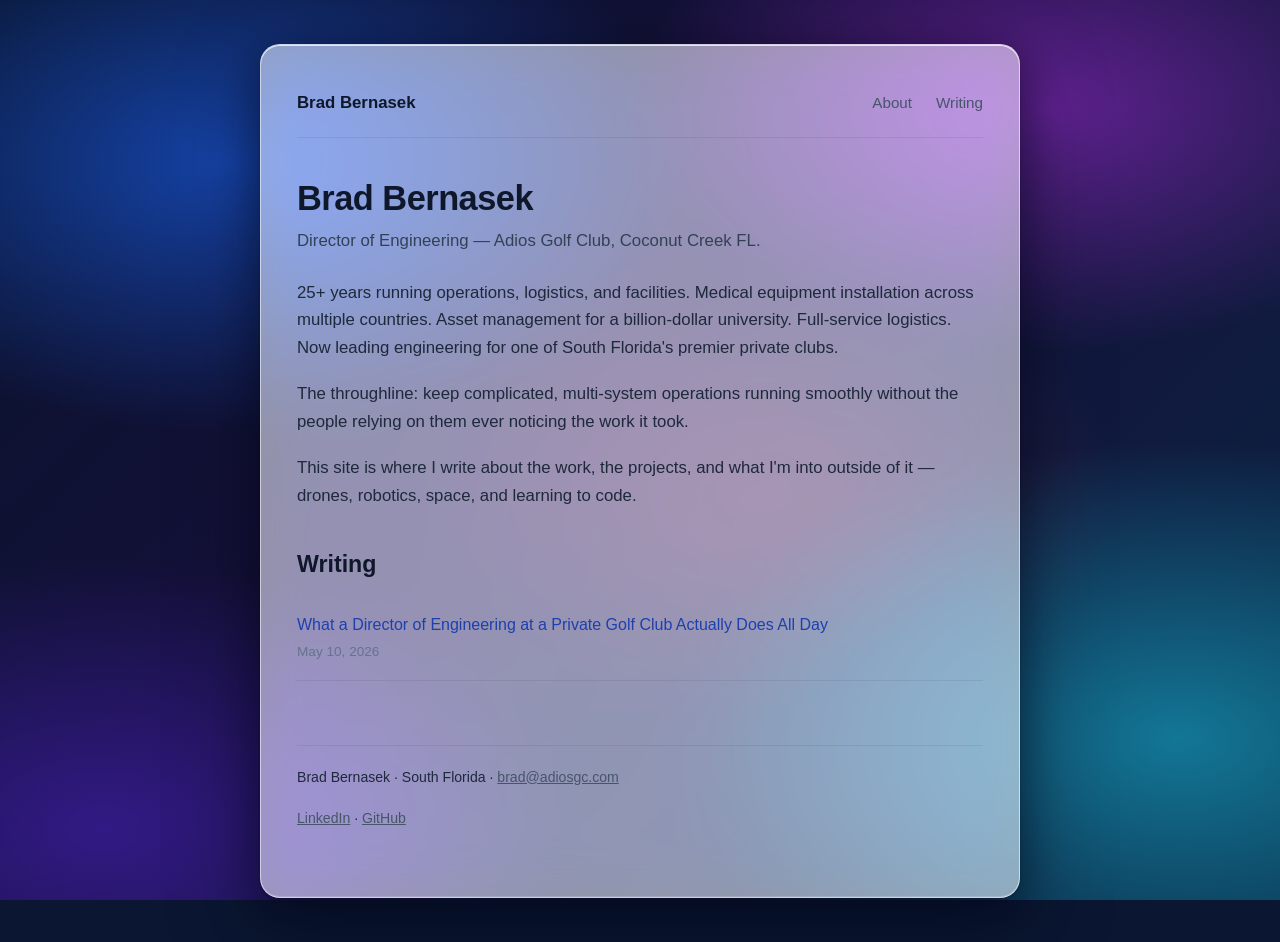
<file: index.html>
<!DOCTYPE html>
<html lang="en">
<head>
<meta name="google-site-verification" content="NpW87aCa0R37mgZTOQh5XV22IqrohXBZu4bTmn5G3Ts" />
<meta charset="UTF-8">
<meta name="viewport" content="width=device-width, initial-scale=1">
<title>Brad Bernasek — Director of Engineering, Adios Golf Club</title>
<meta name="description" content="Brad Bernasek is the Director of Engineering at Adios Golf Club in Coconut Creek, Florida. 25+ years in operations, logistics, and facilities across medical, education, and hospitality.">
<meta name="author" content="Brad Bernasek">
<link rel="canonical" href="https://bradbernasek.com/">
<link rel="stylesheet" href="/assets/style.css">
<link rel="icon" type="image/jpeg" href="/assets/favicon-512.jpg">

<meta property="og:title" content="Brad Bernasek — Director of Engineering">
<meta property="og:description" content="Director of Engineering at Adios Golf Club. 25+ years in operations, logistics, and facilities.">
<meta property="og:url" content="https://bradbernasek.com/">
<meta property="og:type" content="website">
<meta property="og:image" content="https://bradbernasek.com/assets/brad-square.jpg">
<meta name="twitter:card" content="summary_large_image">

<script type="application/ld+json">
{
  "@context": "https://schema.org",
  "@type": "Person",
  "name": "Brad Bernasek",
  "alternateName": ["Bradley Bernasek", "Bradley Todd Bernasek"],
  "jobTitle": "Director of Engineering",
  "worksFor": {
    "@type": "Organization",
    "name": "Adios Golf Club",
    "address": {
      "@type": "PostalAddress",
      "addressLocality": "Coconut Creek",
      "addressRegion": "FL",
      "postalCode": "33073",
      "addressCountry": "US"
    }
  },
  "address": {
    "@type": "PostalAddress",
    "addressRegion": "FL",
    "addressCountry": "US"
  },
  "url": "https://bradbernasek.com",
  "image": "https://bradbernasek.com/assets/brad-headshot.jpg",
  "email": "brad@adiosgc.com",
  "sameAs": [
    "https://www.linkedin.com/in/bbernasek",
    "https://github.com/BradBernasek"
  ]
}
</script>
</head>
<body>
<nav>
  <a href="/" class="brand">Brad Bernasek</a>
  <ul>
    <li><a href="/about.html">About</a></li>
    <li><a href="#writing">Writing</a></li>
  </ul>
</nav>

<header class="hero">
  <h1>Brad Bernasek</h1>
  <p class="role">Director of Engineering &mdash; Adios Golf Club, Coconut Creek FL.</p>
  <p>25+ years running operations, logistics, and facilities. Medical equipment installation across multiple countries. Asset management for a billion-dollar university. Full-service logistics. Now leading engineering for one of South Florida's premier private clubs.</p>
  <p>The throughline: keep complicated, multi-system operations running smoothly without the people relying on them ever noticing the work it took.</p>
  <p>This site is where I write about the work, the projects, and what I'm into outside of it &mdash; drones, robotics, space, and learning to code.</p>
</header>

<section id="writing">
  <h2>Writing</h2>
  <ul class="post-list">
    <li>
      <a href="/posts/day-in-the-life.html">What a Director of Engineering at a Private Golf Club Actually Does All Day</a>
      <span class="date">May 10, 2026</span>
    </li>
  </ul>
</section>

<footer>
  <p>Brad Bernasek &middot; South Florida &middot; <a href="mailto:brad@adiosgc.com">brad@adiosgc.com</a></p>
  <p><a href="https://www.linkedin.com/in/bbernasek">LinkedIn</a> &middot; <a href="https://github.com/BradBernasek">GitHub</a></p>
</footer>
</body>
</html>
</file>
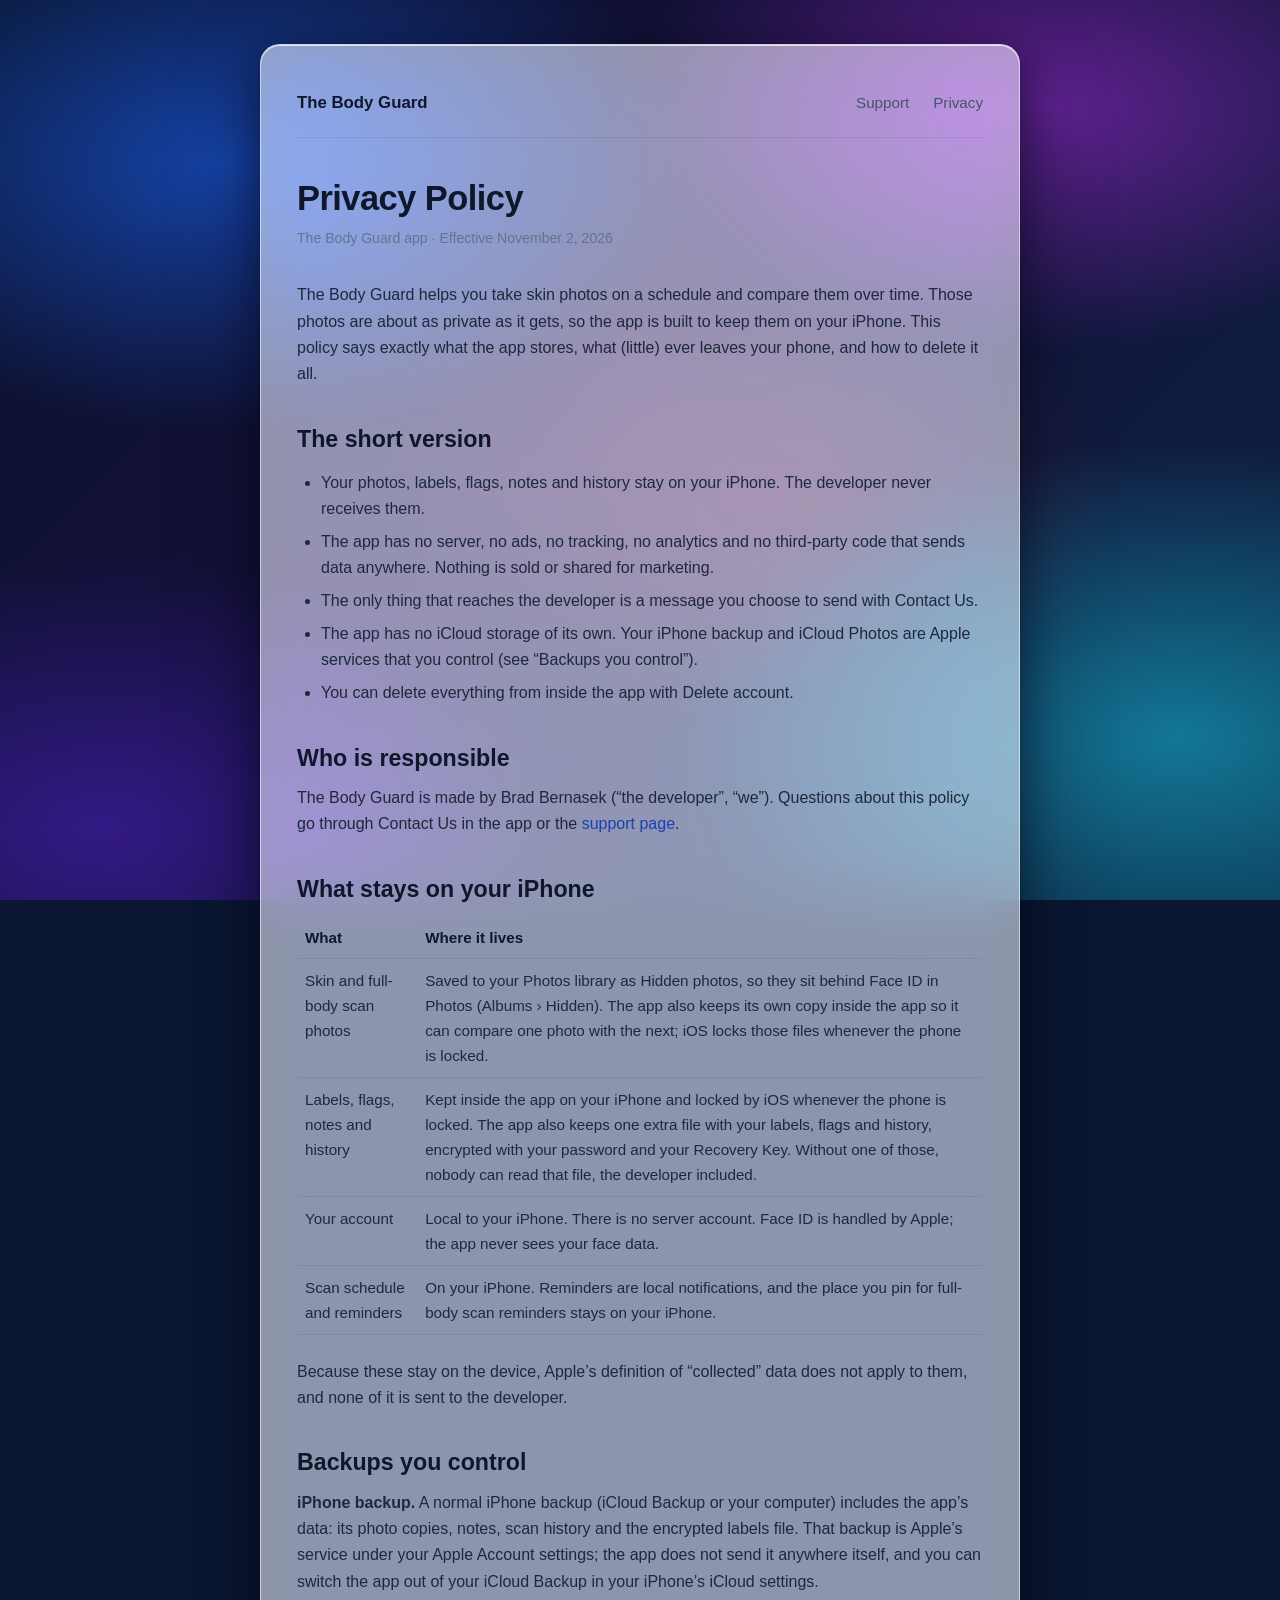
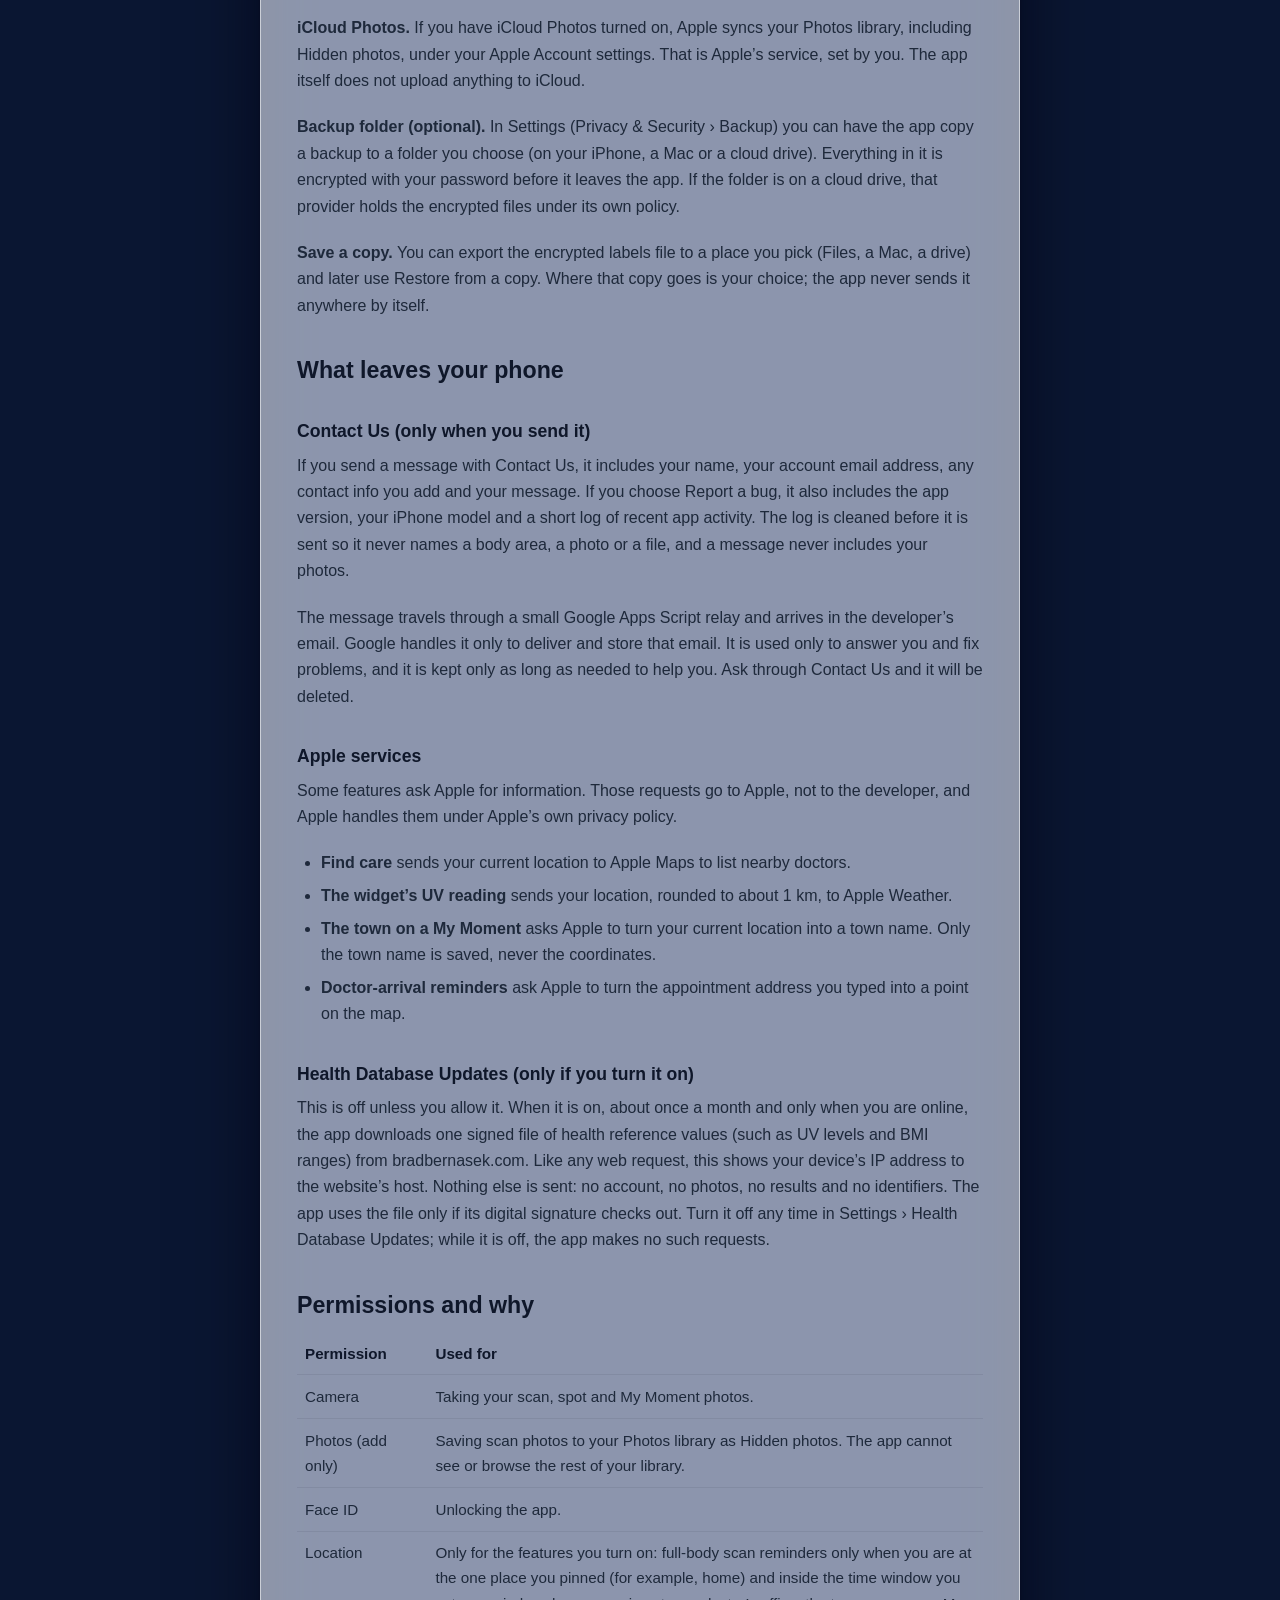
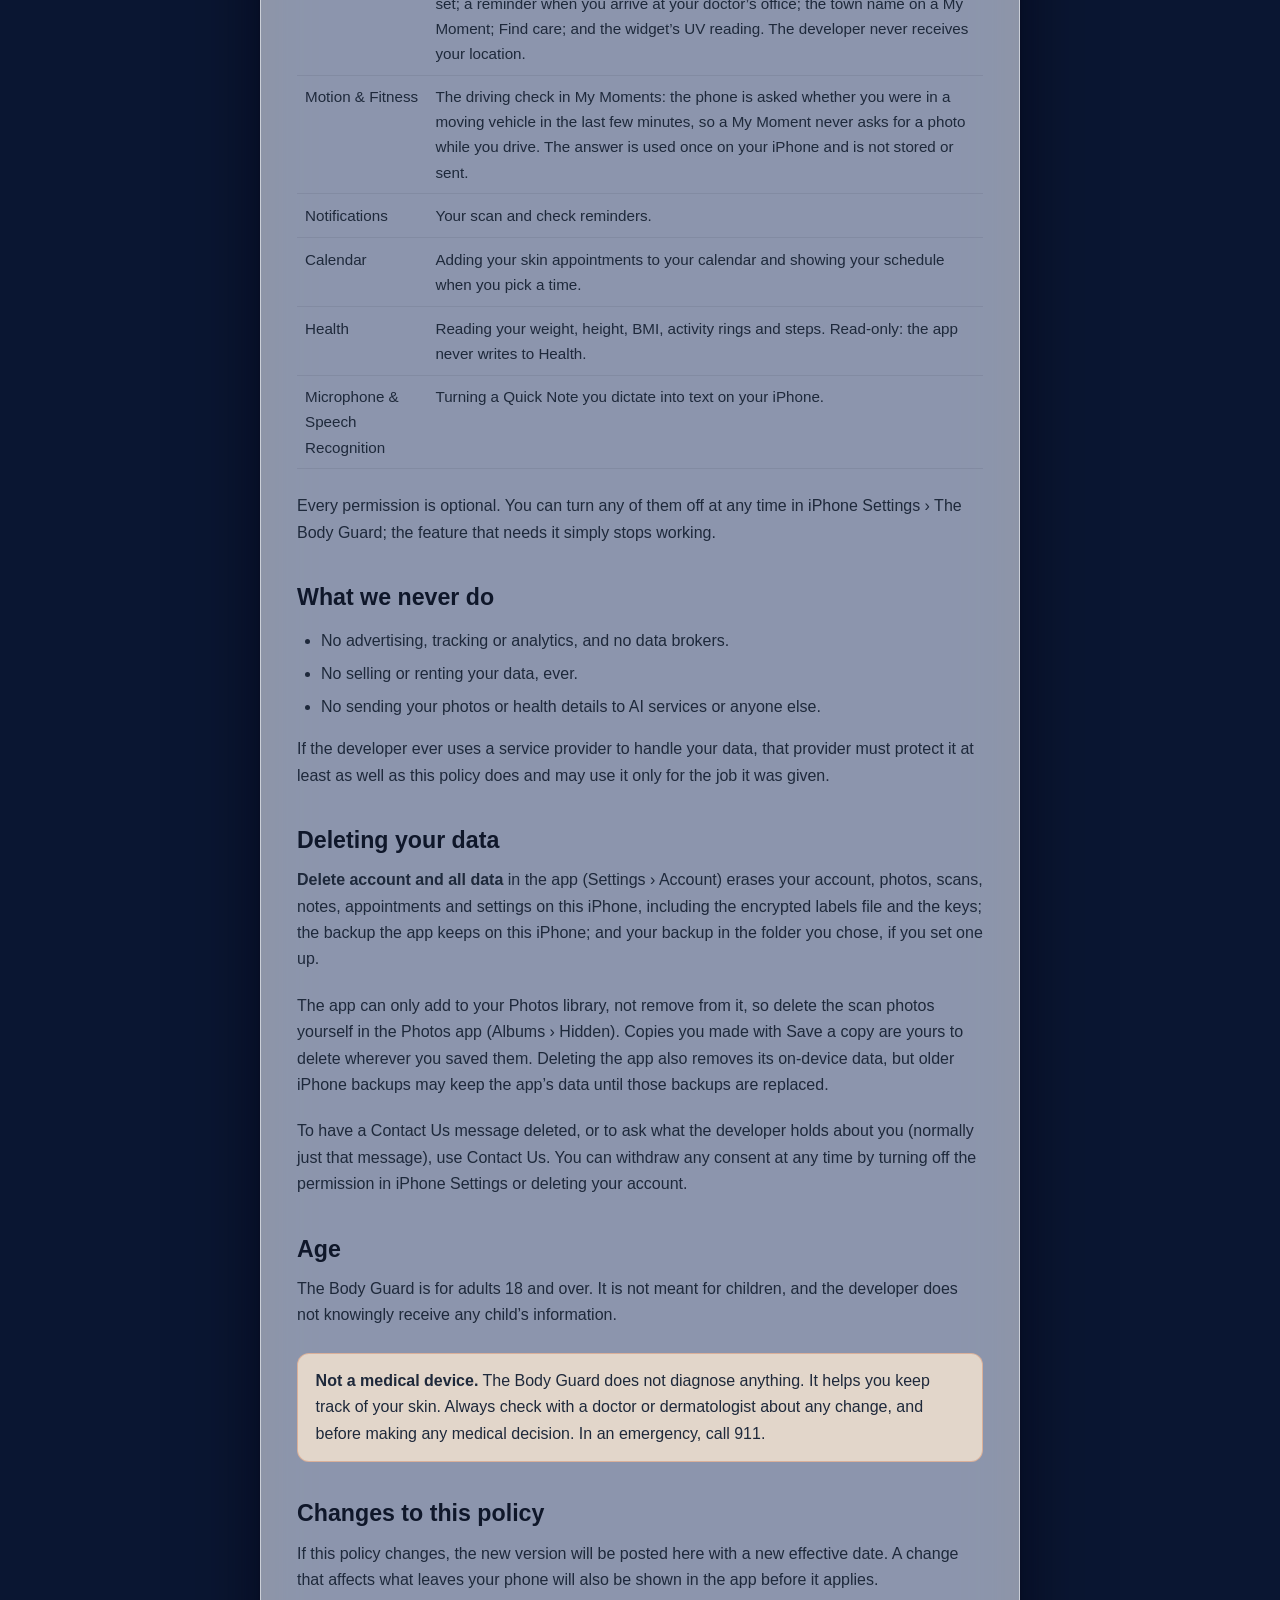
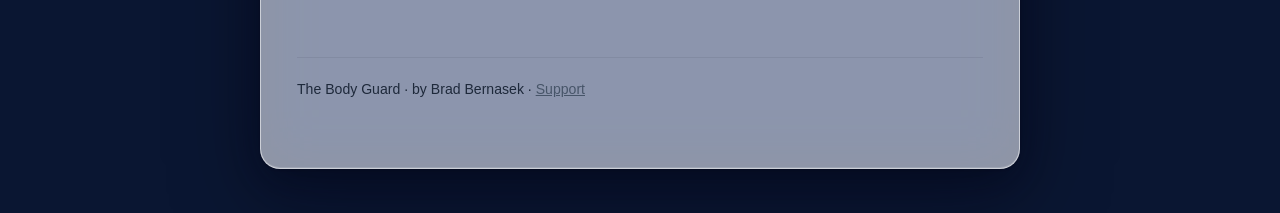
<file: bodyguard/privacy/index.html>
<!DOCTYPE html>
<html lang="en">
<head>
<meta charset="UTF-8">
<meta name="viewport" content="width=device-width, initial-scale=1">
<meta name="robots" content="noindex, nofollow">
<title>Privacy Policy &mdash; The Body Guard</title>
<meta name="description" content="Privacy policy for The Body Guard app.">
<link rel="canonical" href="https://bradbernasek.com/bodyguard/privacy/">
<link rel="stylesheet" href="/assets/style.css">
<style>
 .summary { list-style: disc; padding-left: 1.5rem; }
 .summary li { margin-bottom: 0.4rem; color: #1e293b; }
 .notice { background: rgba(255, 237, 213, 0.75); border: 1px solid rgba(194, 65, 12, 0.25); border-radius: 12px; padding: 0.9rem 1.1rem; margin: 1.5rem 0; }
 .notice p { margin: 0; }
 table { width: 100%; border-collapse: collapse; margin: 0.5rem 0 1.5rem; font-size: 0.95rem; }
 th, td { text-align: left; vertical-align: top; padding: 0.55rem 0.5rem; border-bottom: 1px solid rgba(15, 23, 42, 0.08); }
 th { color: #0f172a; }
 td { color: #1e293b; }
</style>
</head>
<body>
<nav>
 <a href="/bodyguard/support/" class="brand">The Body Guard</a>
 <ul>
 <li><a href="/bodyguard/support/">Support</a></li>
 <li><a href="/bodyguard/privacy/">Privacy</a></li>
 </ul>
</nav>

<article>
<h1>Privacy Policy</h1>
<p class="post-meta">The Body Guard app &middot; Effective November 2, 2026</p>

<p>The Body Guard helps you take skin photos on a schedule and compare them over time. Those photos are about as private as it gets, so the app is built to keep them on your iPhone. This policy says exactly what the app stores, what (little) ever leaves your phone, and how to delete it all.</p>

<h2>The short version</h2>
<ul class="summary">
 <li>Your photos, labels, flags, notes and history stay on your iPhone. The developer never receives them.</li>
 <li>The app has no server, no ads, no tracking, no analytics and no third-party code that sends data anywhere. Nothing is sold or shared for marketing.</li>
 <li>The only thing that reaches the developer is a message you choose to send with Contact Us.</li>
 <li>The app has no iCloud storage of its own. Your iPhone backup and iCloud Photos are Apple services that you control (see &ldquo;Backups you control&rdquo;).</li>
 <li>You can delete everything from inside the app with Delete account.</li>
</ul>

<h2>Who is responsible</h2>
<p>The Body Guard is made by Brad Bernasek (&ldquo;the developer&rdquo;, &ldquo;we&rdquo;). Questions about this policy go through Contact Us in the app or the <a href="/bodyguard/support/">support page</a>.</p>

<h2>What stays on your iPhone</h2>
<table>
 <tr><th>What</th><th>Where it lives</th></tr>
 <tr><td>Skin and full-body scan photos</td><td>Saved to your Photos library as Hidden photos, so they sit behind Face ID in Photos (Albums &rsaquo; Hidden). The app also keeps its own copy inside the app so it can compare one photo with the next; iOS locks those files whenever the phone is locked.</td></tr>
 <tr><td>Labels, flags, notes and history</td><td>Kept inside the app on your iPhone and locked by iOS whenever the phone is locked. The app also keeps one extra file with your labels, flags and history, encrypted with your password and your Recovery Key. Without one of those, nobody can read that file, the developer included.</td></tr>
 <tr><td>Your account</td><td>Local to your iPhone. There is no server account. Face ID is handled by Apple; the app never sees your face data.</td></tr>
 <tr><td>Scan schedule and reminders</td><td>On your iPhone. Reminders are local notifications, and the place you pin for full-body scan reminders stays on your iPhone.</td></tr>
</table>
<p>Because these stay on the device, Apple&rsquo;s definition of &ldquo;collected&rdquo; data does not apply to them, and none of it is sent to the developer.</p>

<h2>Backups you control</h2>
<p><strong>iPhone backup.</strong> A normal iPhone backup (iCloud Backup or your computer) includes the app&rsquo;s data: its photo copies, notes, scan history and the encrypted labels file. That backup is Apple&rsquo;s service under your Apple Account settings; the app does not send it anywhere itself, and you can switch the app out of your iCloud Backup in your iPhone&rsquo;s iCloud settings.</p>
<p><strong>iCloud Photos.</strong> If you have iCloud Photos turned on, Apple syncs your Photos library, including Hidden photos, under your Apple Account settings. That is Apple&rsquo;s service, set by you. The app itself does not upload anything to iCloud.</p>
<p><strong>Backup folder (optional).</strong> In Settings (Privacy &amp; Security &rsaquo; Backup) you can have the app copy a backup to a folder you choose (on your iPhone, a Mac or a cloud drive). Everything in it is encrypted with your password before it leaves the app. If the folder is on a cloud drive, that provider holds the encrypted files under its own policy.</p>
<p><strong>Save a copy.</strong> You can export the encrypted labels file to a place you pick (Files, a Mac, a drive) and later use Restore from a copy. Where that copy goes is your choice; the app never sends it anywhere by itself.</p>

<h2>What leaves your phone</h2>
<h3>Contact Us (only when you send it)</h3>
<p>If you send a message with Contact Us, it includes your name, your account email address, any contact info you add and your message. If you choose Report a bug, it also includes the app version, your iPhone model and a short log of recent app activity. The log is cleaned before it is sent so it never names a body area, a photo or a file, and a message never includes your photos.</p>
<p>The message travels through a small Google Apps Script relay and arrives in the developer&rsquo;s email. Google handles it only to deliver and store that email. It is used only to answer you and fix problems, and it is kept only as long as needed to help you. Ask through Contact Us and it will be deleted.</p>

<h3>Apple services</h3>
<p>Some features ask Apple for information. Those requests go to Apple, not to the developer, and Apple handles them under Apple&rsquo;s own privacy policy.</p>
<ul class="summary">
 <li><strong>Find care</strong> sends your current location to Apple Maps to list nearby doctors.</li>
 <li><strong>The widget&rsquo;s UV reading</strong> sends your location, rounded to about 1 km, to Apple Weather.</li>
 <li><strong>The town on a My Moment</strong> asks Apple to turn your current location into a town name. Only the town name is saved, never the coordinates.</li>
 <li><strong>Doctor-arrival reminders</strong> ask Apple to turn the appointment address you typed into a point on the map.</li>
</ul>

<h3>Health Database Updates (only if you turn it on)</h3>
<p>This is off unless you allow it. When it is on, about once a month and only when you are online, the app downloads one signed file of health reference values (such as UV levels and BMI ranges) from bradbernasek.com. Like any web request, this shows your device&rsquo;s IP address to the website&rsquo;s host. Nothing else is sent: no account, no photos, no results and no identifiers. The app uses the file only if its digital signature checks out. Turn it off any time in Settings &rsaquo; Health Database Updates; while it is off, the app makes no such requests.</p>

<h2>Permissions and why</h2>
<table>
 <tr><th>Permission</th><th>Used for</th></tr>
 <tr><td>Camera</td><td>Taking your scan, spot and My Moment photos.</td></tr>
 <tr><td>Photos (add only)</td><td>Saving scan photos to your Photos library as Hidden photos. The app cannot see or browse the rest of your library.</td></tr>
 <tr><td>Face ID</td><td>Unlocking the app.</td></tr>
 <tr><td>Location</td><td>Only for the features you turn on: full-body scan reminders only when you are at the one place you pinned (for example, home) and inside the time window you set; a reminder when you arrive at your doctor&rsquo;s office; the town name on a My Moment; Find care; and the widget&rsquo;s UV reading. The developer never receives your location.</td></tr>
 <tr><td>Motion &amp; Fitness</td><td>The driving check in My Moments: the phone is asked whether you were in a moving vehicle in the last few minutes, so a My Moment never asks for a photo while you drive. The answer is used once on your iPhone and is not stored or sent.</td></tr>
 <tr><td>Notifications</td><td>Your scan and check reminders.</td></tr>
 <tr><td>Calendar</td><td>Adding your skin appointments to your calendar and showing your schedule when you pick a time.</td></tr>
 <tr><td>Health</td><td>Reading your weight, height, BMI, activity rings and steps. Read-only: the app never writes to Health.</td></tr>
 <tr><td>Microphone &amp; Speech Recognition</td><td>Turning a Quick Note you dictate into text on your iPhone.</td></tr>
</table>
<p>Every permission is optional. You can turn any of them off at any time in iPhone Settings &rsaquo; The Body Guard; the feature that needs it simply stops working.</p>

<h2>What we never do</h2>
<ul class="summary">
 <li>No advertising, tracking or analytics, and no data brokers.</li>
 <li>No selling or renting your data, ever.</li>
 <li>No sending your photos or health details to AI services or anyone else.</li>
</ul>
<p>If the developer ever uses a service provider to handle your data, that provider must protect it at least as well as this policy does and may use it only for the job it was given.</p>

<h2>Deleting your data</h2>
<p><strong>Delete account and all data</strong> in the app (Settings &rsaquo; Account) erases your account, photos, scans, notes, appointments and settings on this iPhone, including the encrypted labels file and the keys; the backup the app keeps on this iPhone; and your backup in the folder you chose, if you set one up.</p>
<p>The app can only add to your Photos library, not remove from it, so delete the scan photos yourself in the Photos app (Albums &rsaquo; Hidden). Copies you made with Save a copy are yours to delete wherever you saved them. Deleting the app also removes its on-device data, but older iPhone backups may keep the app&rsquo;s data until those backups are replaced.</p>
<p>To have a Contact Us message deleted, or to ask what the developer holds about you (normally just that message), use Contact Us. You can withdraw any consent at any time by turning off the permission in iPhone Settings or deleting your account.</p>

<h2>Age</h2>
<p>The Body Guard is for adults 18 and over. It is not meant for children, and the developer does not knowingly receive any child&rsquo;s information.</p>

<div class="notice">
<p><strong>Not a medical device.</strong> The Body Guard does not diagnose anything. It helps you keep track of your skin. Always check with a doctor or dermatologist about any change, and before making any medical decision. In an emergency, call 911.</p>
</div>

<h2>Changes to this policy</h2>
<p>If this policy changes, the new version will be posted here with a new effective date. A change that affects what leaves your phone will also be shown in the app before it applies.</p>
</article>

<footer>
 <p>The Body Guard &middot; by Brad Bernasek &middot; <a href="/bodyguard/support/">Support</a></p>
</footer>
</body>
</html>
</file>
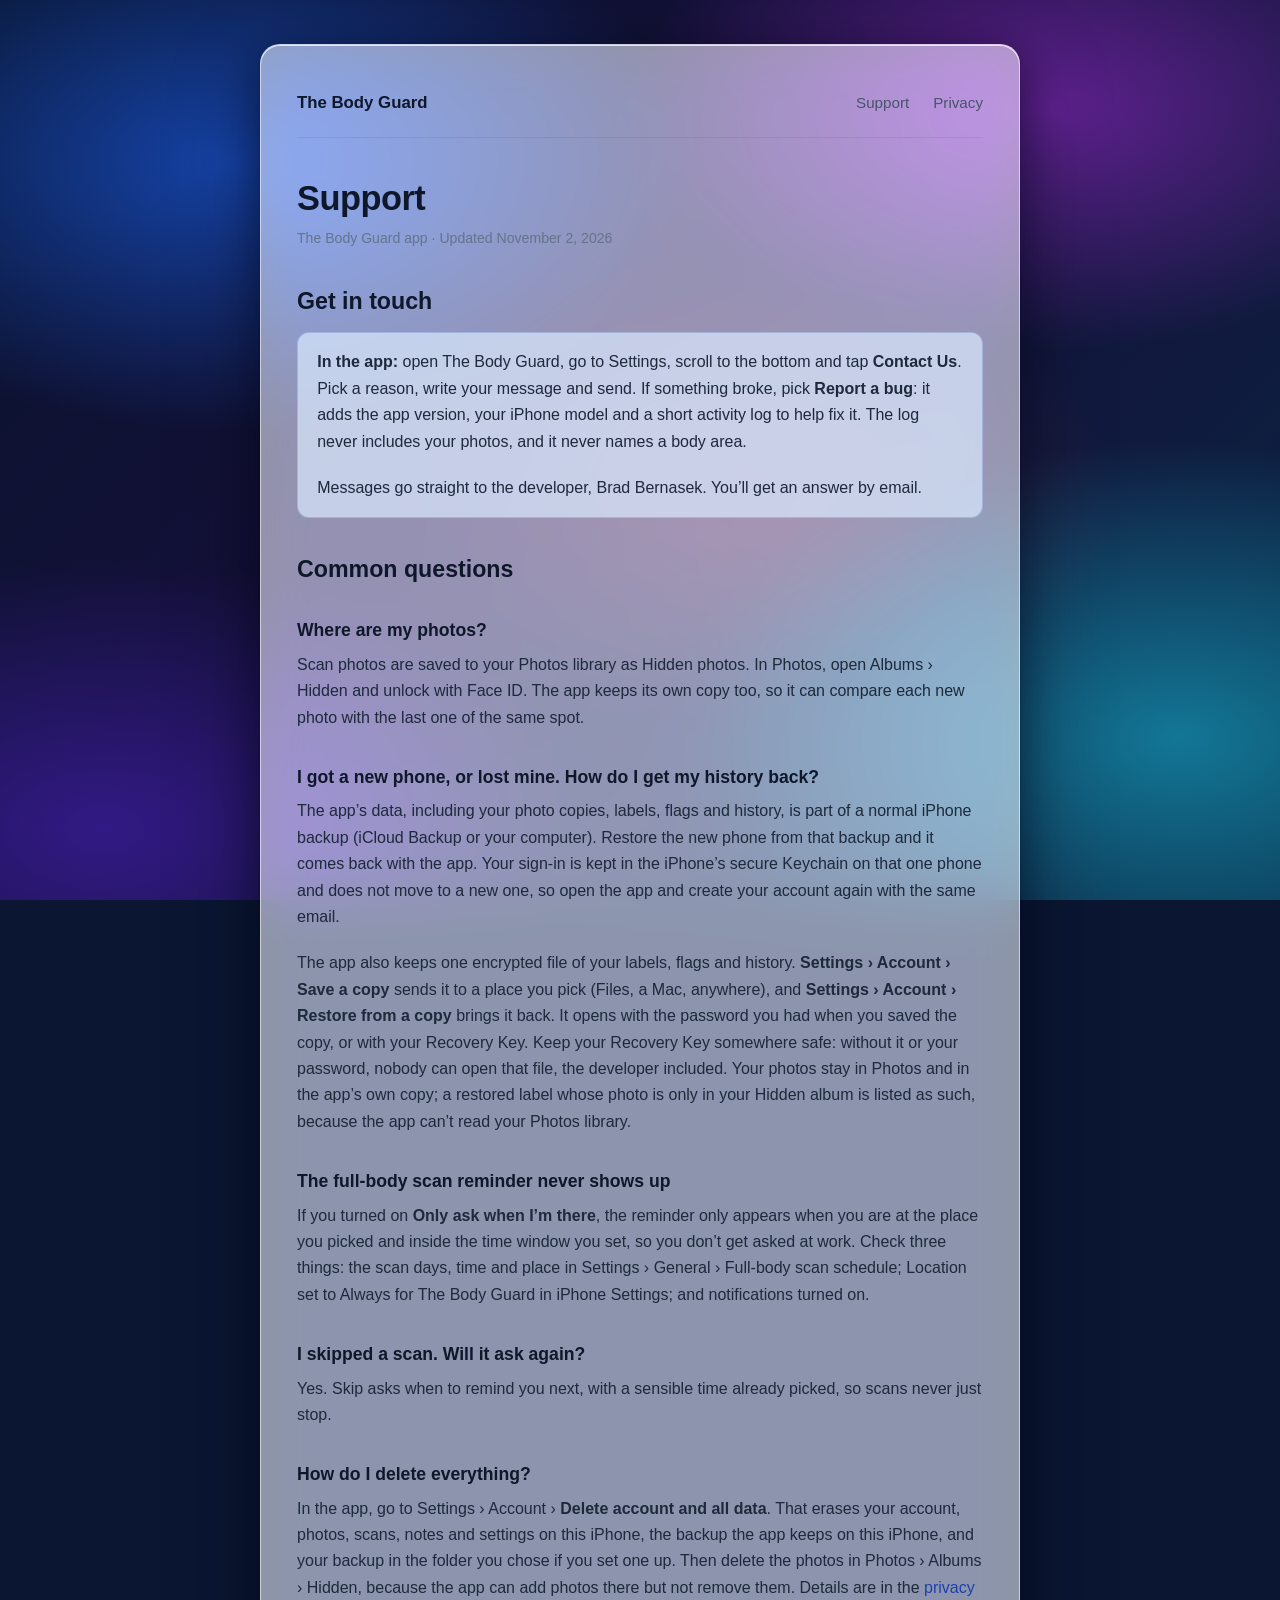
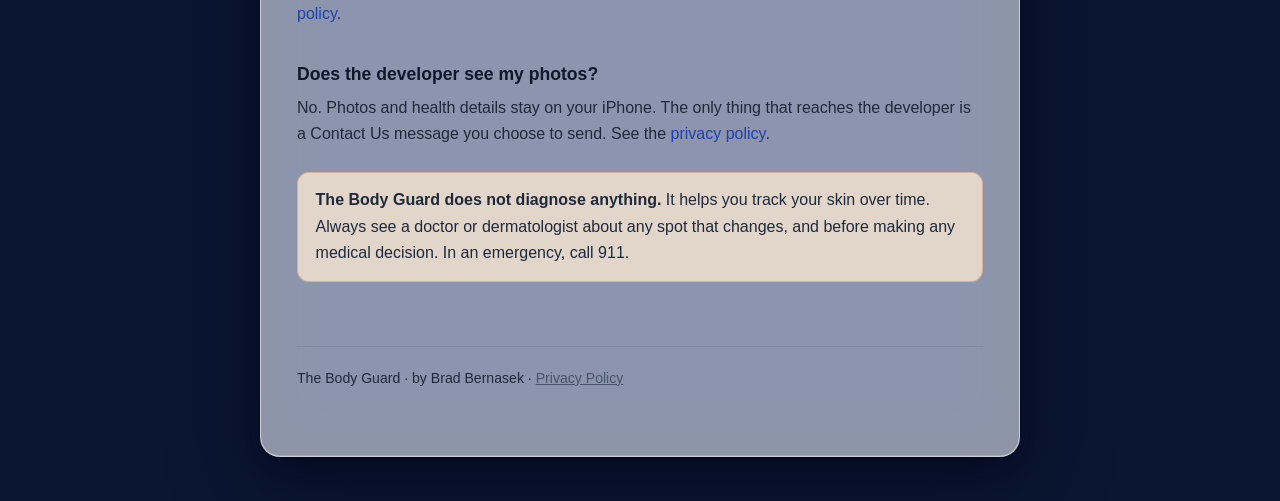
<file: bodyguard/support/index.html>
<!DOCTYPE html>
<html lang="en">
<head>
<meta charset="UTF-8">
<meta name="viewport" content="width=device-width, initial-scale=1">
<meta name="robots" content="noindex, nofollow">
<title>Support &mdash; The Body Guard</title>
<meta name="description" content="Help and contact for The Body Guard app.">
<link rel="canonical" href="https://bradbernasek.com/bodyguard/support/">
<link rel="stylesheet" href="/assets/style.css">
<style>
 .notice { background: rgba(255, 237, 213, 0.75); border: 1px solid rgba(194, 65, 12, 0.25); border-radius: 12px; padding: 0.9rem 1.1rem; margin: 1.5rem 0; }
 .notice p { margin: 0; }
 .contact { background: rgba(219, 234, 254, 0.7); border: 1px solid rgba(30, 64, 175, 0.2); border-radius: 12px; padding: 1rem 1.2rem; margin: 1rem 0 2rem; }
 .contact p:last-child { margin-bottom: 0; }
</style>
</head>
<body>
<nav>
 <a href="/bodyguard/support/" class="brand">The Body Guard</a>
 <ul>
 <li><a href="/bodyguard/support/">Support</a></li>
 <li><a href="/bodyguard/privacy/">Privacy</a></li>
 </ul>
</nav>

<article>
<h1>Support</h1>
<p class="post-meta">The Body Guard app &middot; Updated November 2, 2026</p>

<h2>Get in touch</h2>
<div class="contact">
<p><strong>In the app:</strong> open The Body Guard, go to Settings, scroll to the bottom and tap <strong>Contact Us</strong>. Pick a reason, write your message and send. If something broke, pick <strong>Report a bug</strong>: it adds the app version, your iPhone model and a short activity log to help fix it. The log never includes your photos, and it never names a body area.</p>
<p>Messages go straight to the developer, Brad Bernasek. You&rsquo;ll get an answer by email.</p>
</div>

<h2>Common questions</h2>

<h3>Where are my photos?</h3>
<p>Scan photos are saved to your Photos library as Hidden photos. In Photos, open Albums &rsaquo; Hidden and unlock with Face ID. The app keeps its own copy too, so it can compare each new photo with the last one of the same spot.</p>

<h3>I got a new phone, or lost mine. How do I get my history back?</h3>
<p>The app&rsquo;s data, including your photo copies, labels, flags and history, is part of a normal iPhone backup (iCloud Backup or your computer). Restore the new phone from that backup and it comes back with the app. Your sign-in is kept in the iPhone&rsquo;s secure Keychain on that one phone and does not move to a new one, so open the app and create your account again with the same email.</p>
<p>The app also keeps one encrypted file of your labels, flags and history. <strong>Settings &rsaquo; Account &rsaquo; Save a copy</strong> sends it to a place you pick (Files, a Mac, anywhere), and <strong>Settings &rsaquo; Account &rsaquo; Restore from a copy</strong> brings it back. It opens with the password you had when you saved the copy, or with your Recovery Key. Keep your Recovery Key somewhere safe: without it or your password, nobody can open that file, the developer included. Your photos stay in Photos and in the app&rsquo;s own copy; a restored label whose photo is only in your Hidden album is listed as such, because the app can&rsquo;t read your Photos library.</p>

<h3>The full-body scan reminder never shows up</h3>
<p>If you turned on <strong>Only ask when I&rsquo;m there</strong>, the reminder only appears when you are at the place you picked and inside the time window you set, so you don&rsquo;t get asked at work. Check three things: the scan days, time and place in Settings &rsaquo; General &rsaquo; Full-body scan schedule; Location set to Always for The Body Guard in iPhone Settings; and notifications turned on.</p>

<h3>I skipped a scan. Will it ask again?</h3>
<p>Yes. Skip asks when to remind you next, with a sensible time already picked, so scans never just stop.</p>

<h3>How do I delete everything?</h3>
<p>In the app, go to Settings &rsaquo; Account &rsaquo; <strong>Delete account and all data</strong>. That erases your account, photos, scans, notes and settings on this iPhone, the backup the app keeps on this iPhone, and your backup in the folder you chose if you set one up. Then delete the photos in Photos &rsaquo; Albums &rsaquo; Hidden, because the app can add photos there but not remove them. Details are in the <a href="/bodyguard/privacy/">privacy policy</a>.</p>

<h3>Does the developer see my photos?</h3>
<p>No. Photos and health details stay on your iPhone. The only thing that reaches the developer is a Contact Us message you choose to send. See the <a href="/bodyguard/privacy/">privacy policy</a>.</p>

<div class="notice">
<p><strong>The Body Guard does not diagnose anything.</strong> It helps you track your skin over time. Always see a doctor or dermatologist about any spot that changes, and before making any medical decision. In an emergency, call 911.</p>
</div>
</article>

<footer>
 <p>The Body Guard &middot; by Brad Bernasek &middot; <a href="/bodyguard/privacy/">Privacy Policy</a></p>
</footer>
</body>
</html>
</file>
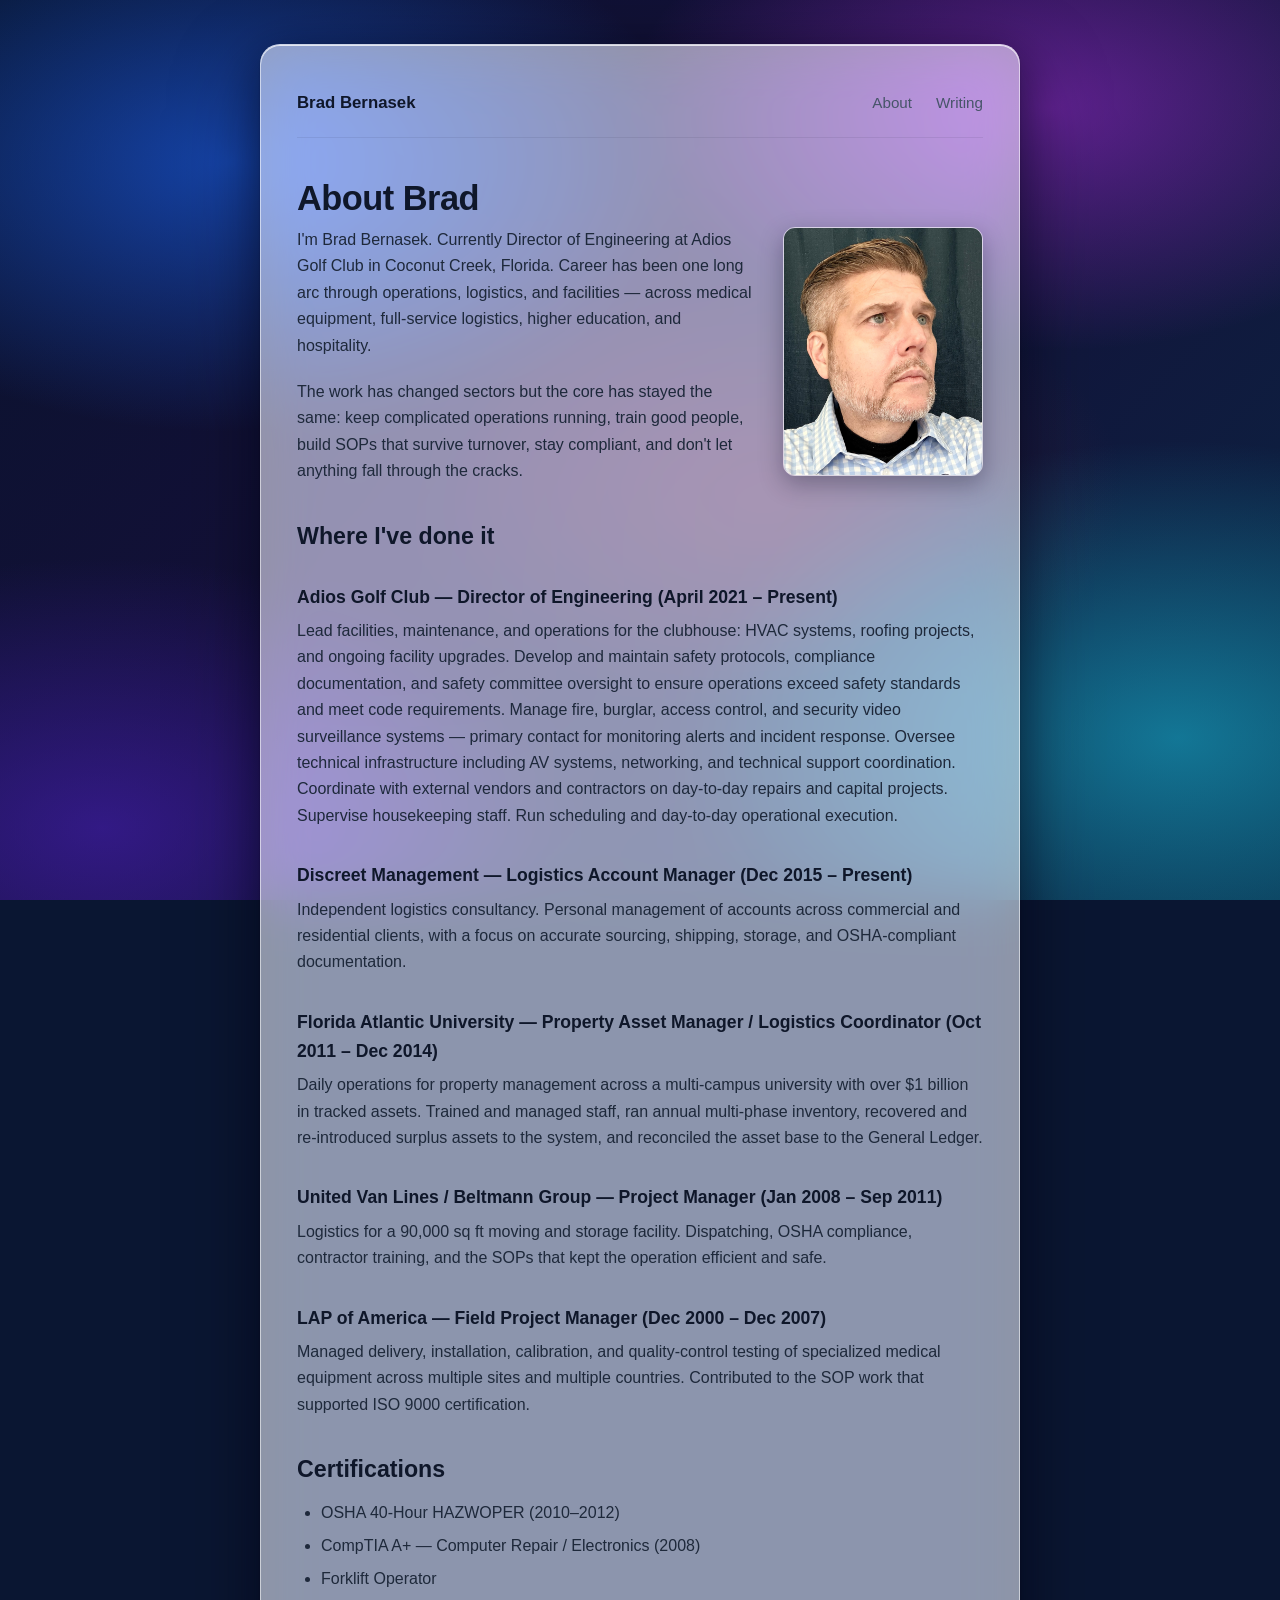
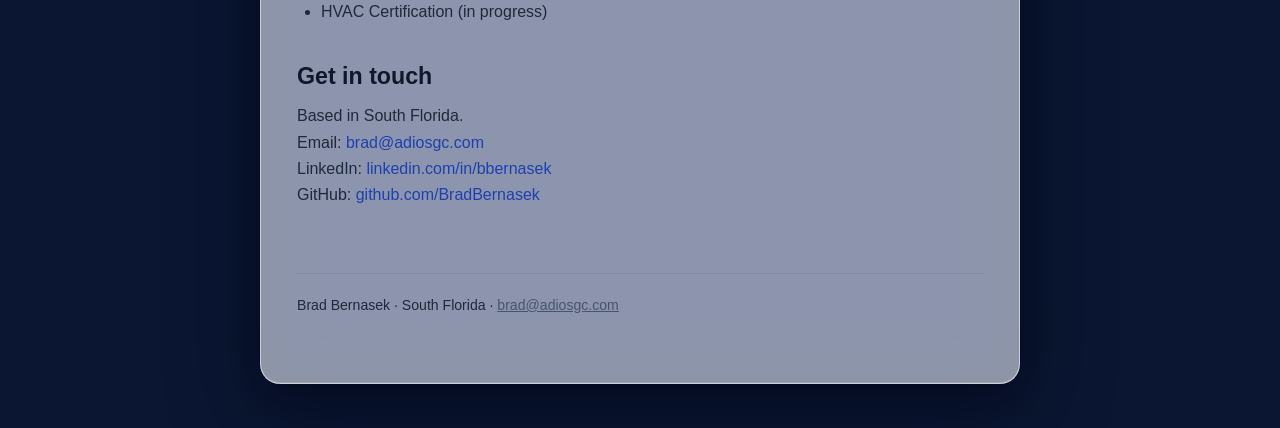
<file: about.html>
<!DOCTYPE html>
<html lang="en">
<head>
<meta charset="UTF-8">
<meta name="viewport" content="width=device-width, initial-scale=1">
<title>About &mdash; Brad Bernasek</title>
<meta name="description" content="About Brad Bernasek. Director of Engineering at Adios Golf Club. 25+ years across medical equipment, full-service logistics, university asset management, and hospitality engineering.">
<link rel="canonical" href="https://bradbernasek.com/about.html">
<link rel="stylesheet" href="/assets/style.css">
<link rel="icon" type="image/jpeg" href="/assets/favicon-512.jpg">

<meta property="og:title" content="About Brad Bernasek">
<meta property="og:description" content="Director of Engineering at Adios Golf Club. 25+ years in operations, logistics, and facilities.">
<meta property="og:url" content="https://bradbernasek.com/about.html">
<meta property="og:type" content="profile">
<meta property="og:image" content="https://bradbernasek.com/assets/brad-square.jpg">
</head>
<body>
<nav>
  <a href="/" class="brand">Brad Bernasek</a>
  <ul>
    <li><a href="/about.html">About</a></li>
    <li><a href="/#writing">Writing</a></li>
  </ul>
</nav>

<article>
<h1>About Brad</h1>
<img src="/assets/brad-headshot.jpg" alt="Portrait of Brad Bernasek" class="headshot">
<p>I'm Brad Bernasek. Currently Director of Engineering at Adios Golf Club in Coconut Creek, Florida. Career has been one long arc through operations, logistics, and facilities &mdash; across medical equipment, full-service logistics, higher education, and hospitality.</p>

<p>The work has changed sectors but the core has stayed the same: keep complicated operations running, train good people, build SOPs that survive turnover, stay compliant, and don't let anything fall through the cracks.</p>

<h2>Where I've done it</h2>

<h3>Adios Golf Club &mdash; Director of Engineering (April 2021 &ndash; Present)</h3>
<p>Lead facilities, maintenance, and operations for the clubhouse: HVAC systems, roofing projects, and ongoing facility upgrades. Develop and maintain safety protocols, compliance documentation, and safety committee oversight to ensure operations exceed safety standards and meet code requirements. Manage fire, burglar, access control, and security video surveillance systems &mdash; primary contact for monitoring alerts and incident response. Oversee technical infrastructure including AV systems, networking, and technical support coordination. Coordinate with external vendors and contractors on day-to-day repairs and capital projects. Supervise housekeeping staff. Run scheduling and day-to-day operational execution.</p>

<h3>Discreet Management &mdash; Logistics Account Manager (Dec 2015 &ndash; Present)</h3>
<p>Independent logistics consultancy. Personal management of accounts across commercial and residential clients, with a focus on accurate sourcing, shipping, storage, and OSHA-compliant documentation.</p>

<h3>Florida Atlantic University &mdash; Property Asset Manager / Logistics Coordinator (Oct 2011 &ndash; Dec 2014)</h3>
<p>Daily operations for property management across a multi-campus university with over $1 billion in tracked assets. Trained and managed staff, ran annual multi-phase inventory, recovered and re-introduced surplus assets to the system, and reconciled the asset base to the General Ledger.</p>

<h3>United Van Lines / Beltmann Group &mdash; Project Manager (Jan 2008 &ndash; Sep 2011)</h3>
<p>Logistics for a 90,000 sq ft moving and storage facility. Dispatching, OSHA compliance, contractor training, and the SOPs that kept the operation efficient and safe.</p>

<h3>LAP of America &mdash; Field Project Manager (Dec 2000 &ndash; Dec 2007)</h3>
<p>Managed delivery, installation, calibration, and quality-control testing of specialized medical equipment across multiple sites and multiple countries. Contributed to the SOP work that supported ISO 9000 certification.</p>

<h2>Certifications</h2>
<ul class="cert-list">
  <li>OSHA 40-Hour HAZWOPER (2010&ndash;2012)</li>
  <li>CompTIA A+ &mdash; Computer Repair / Electronics (2008)</li>
  <li>Forklift Operator</li>
  <li>HVAC Certification (in progress)</li>
</ul>

<h2>Get in touch</h2>
<p>Based in South Florida.<br>
Email: <a href="mailto:brad@adiosgc.com">brad@adiosgc.com</a><br>
LinkedIn: <a href="https://www.linkedin.com/in/bbernasek">linkedin.com/in/bbernasek</a><br>
GitHub: <a href="https://github.com/BradBernasek">github.com/BradBernasek</a></p>
</article>

<footer>
  <p>Brad Bernasek &middot; South Florida &middot; <a href="mailto:brad@adiosgc.com">brad@adiosgc.com</a></p>
</footer>
</body>
</html>
</file>
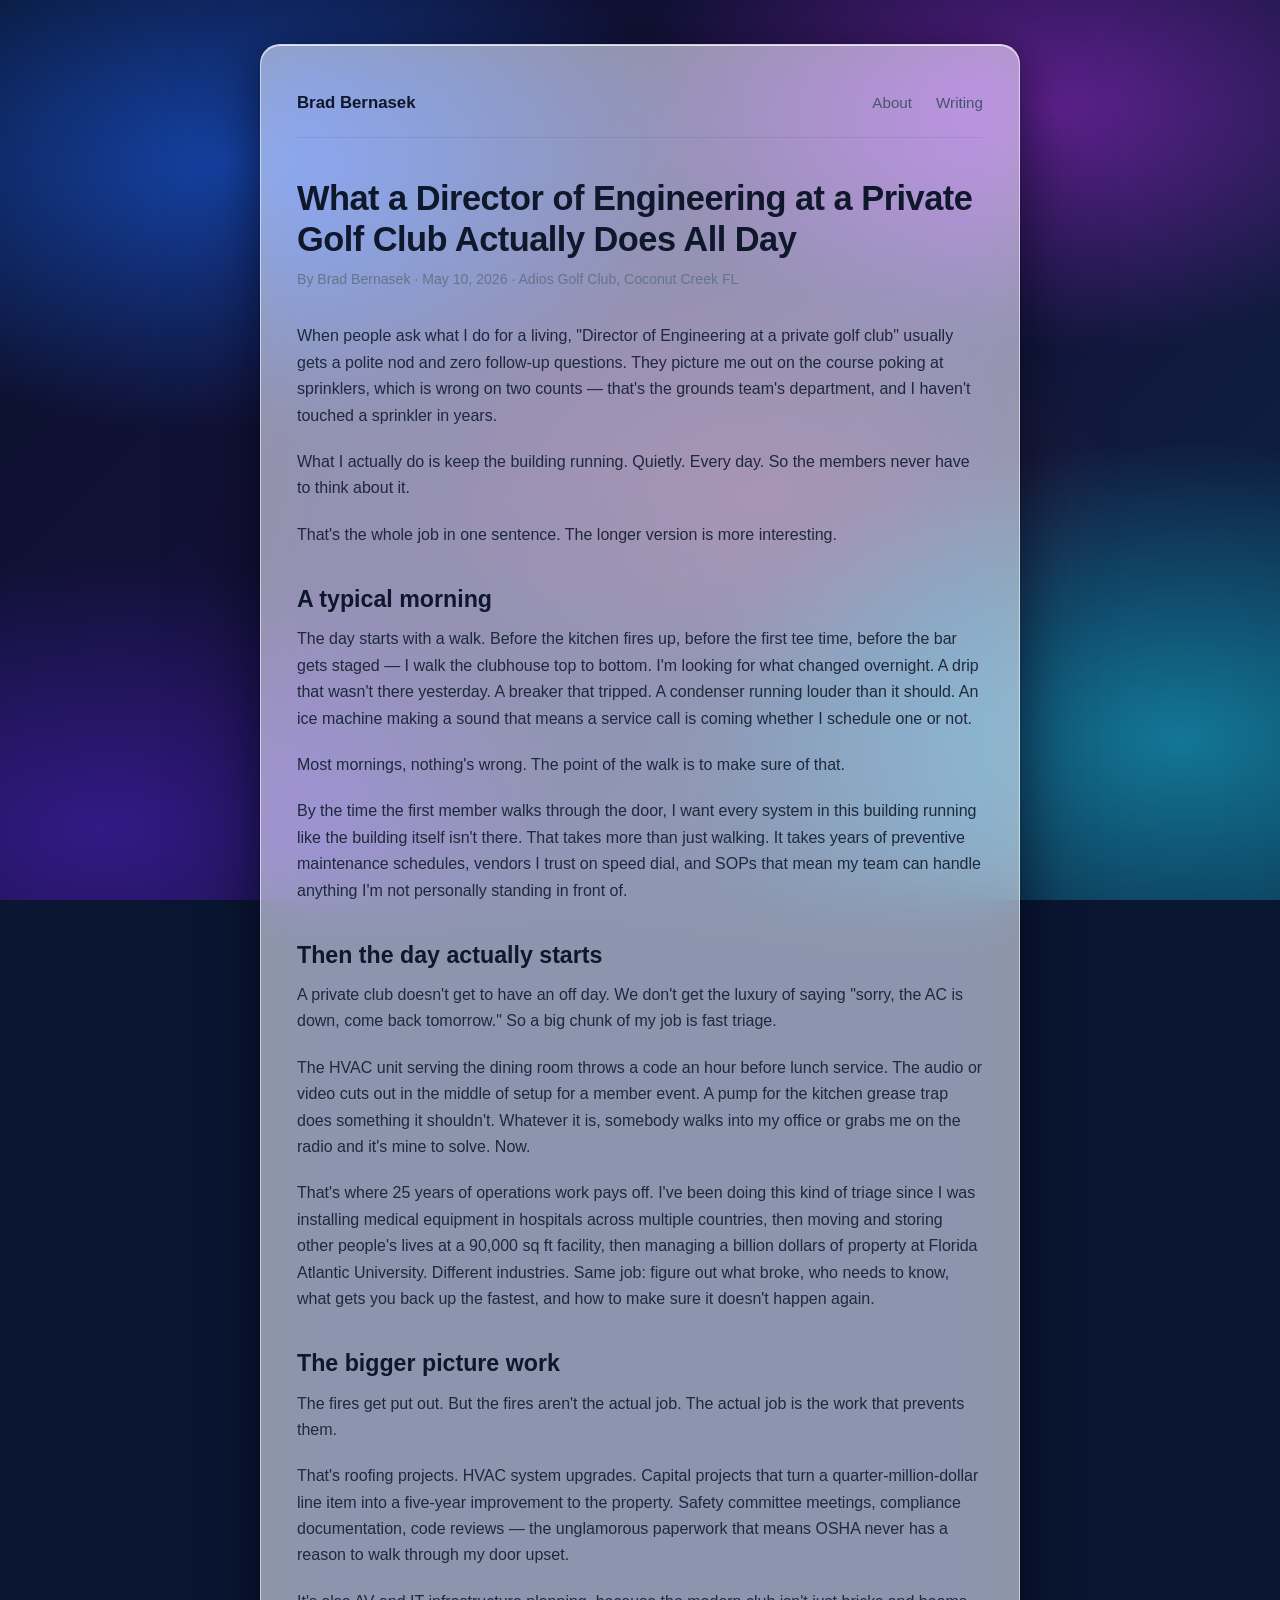
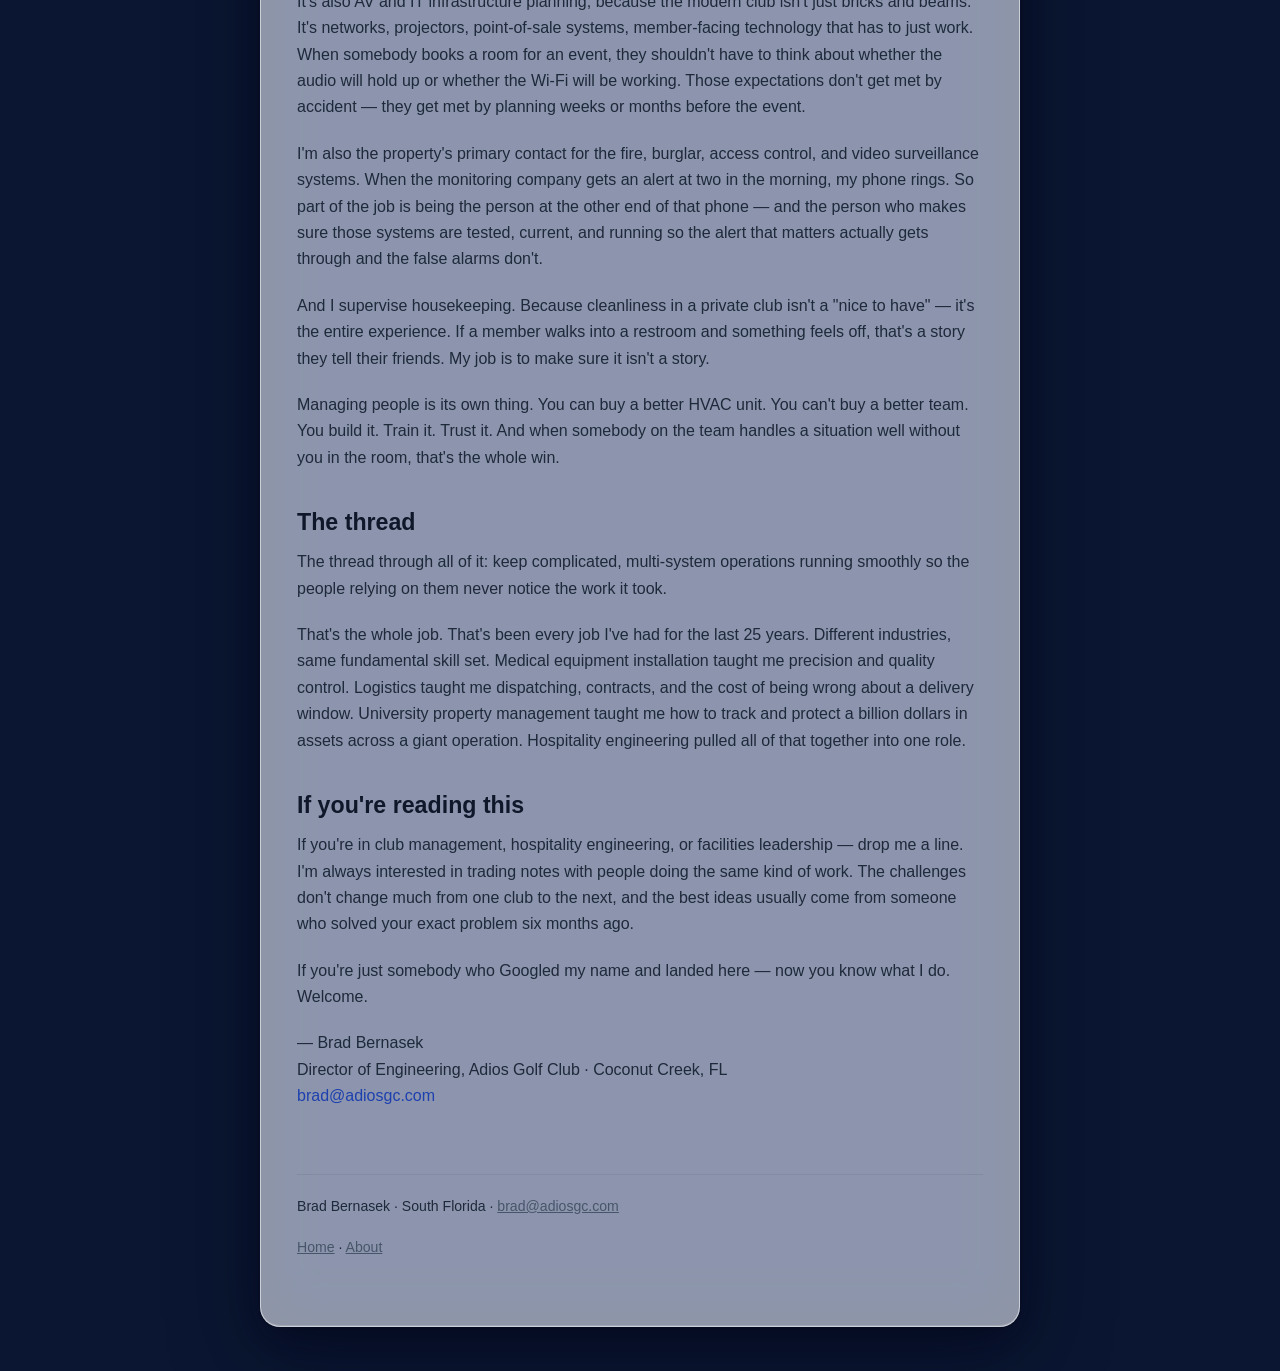
<file: posts/day-in-the-life.html>
<!DOCTYPE html>
<html lang="en">
<head>
<meta charset="UTF-8">
<meta name="viewport" content="width=device-width, initial-scale=1">
<title>What a Director of Engineering at a Private Golf Club Actually Does All Day &mdash; Brad Bernasek</title>
<meta name="description" content="A day in the life of a Director of Engineering at a private golf club: HVAC, safety, security systems, capital projects, vendor management, and housekeeping. By Brad Bernasek of Adios Golf Club.">
<meta name="author" content="Brad Bernasek">
<link rel="canonical" href="https://bradbernasek.com/posts/day-in-the-life.html">
<link rel="stylesheet" href="/assets/style.css">
<link rel="icon" type="image/jpeg" href="/assets/favicon-512.jpg">

<meta property="og:title" content="What a Director of Engineering at a Private Golf Club Actually Does All Day">
<meta property="og:description" content="A day in the life of a Director of Engineering at a private golf club. By Brad Bernasek of Adios Golf Club.">
<meta property="og:url" content="https://bradbernasek.com/posts/day-in-the-life.html">
<meta property="og:type" content="article">
<meta property="og:image" content="https://bradbernasek.com/assets/brad-square.jpg">
<meta name="twitter:card" content="summary_large_image">

<script type="application/ld+json">
{
  "@context": "https://schema.org",
  "@type": "BlogPosting",
  "headline": "What a Director of Engineering at a Private Golf Club Actually Does All Day",
  "datePublished": "2026-05-10",
  "author": {
    "@type": "Person",
    "name": "Brad Bernasek",
    "url": "https://bradbernasek.com/about.html"
  },
  "image": "https://bradbernasek.com/assets/brad-square.jpg",
  "publisher": {
    "@type": "Person",
    "name": "Brad Bernasek"
  }
}
</script>
</head>
<body>
<nav>
  <a href="/" class="brand">Brad Bernasek</a>
  <ul>
    <li><a href="/about.html">About</a></li>
    <li><a href="/#writing">Writing</a></li>
  </ul>
</nav>

<article>
<h1>What a Director of Engineering at a Private Golf Club Actually Does All Day</h1>
<p class="post-meta">By Brad Bernasek &middot; May 10, 2026 &middot; Adios Golf Club, Coconut Creek FL</p>

<p>When people ask what I do for a living, "Director of Engineering at a private golf club" usually gets a polite nod and zero follow-up questions. They picture me out on the course poking at sprinklers, which is wrong on two counts &mdash; that's the grounds team's department, and I haven't touched a sprinkler in years.</p>

<p>What I actually do is keep the building running. Quietly. Every day. So the members never have to think about it.</p>

<p>That's the whole job in one sentence. The longer version is more interesting.</p>

<h2>A typical morning</h2>

<p>The day starts with a walk. Before the kitchen fires up, before the first tee time, before the bar gets staged &mdash; I walk the clubhouse top to bottom. I'm looking for what changed overnight. A drip that wasn't there yesterday. A breaker that tripped. A condenser running louder than it should. An ice machine making a sound that means a service call is coming whether I schedule one or not.</p>

<p>Most mornings, nothing's wrong. The point of the walk is to make sure of that.</p>

<p>By the time the first member walks through the door, I want every system in this building running like the building itself isn't there. That takes more than just walking. It takes years of preventive maintenance schedules, vendors I trust on speed dial, and SOPs that mean my team can handle anything I'm not personally standing in front of.</p>

<h2>Then the day actually starts</h2>

<p>A private club doesn't get to have an off day. We don't get the luxury of saying "sorry, the AC is down, come back tomorrow." So a big chunk of my job is fast triage.</p>

<p>The HVAC unit serving the dining room throws a code an hour before lunch service. The audio or video cuts out in the middle of setup for a member event. A pump for the kitchen grease trap does something it shouldn't. Whatever it is, somebody walks into my office or grabs me on the radio and it's mine to solve. Now.</p>

<p>That's where 25 years of operations work pays off. I've been doing this kind of triage since I was installing medical equipment in hospitals across multiple countries, then moving and storing other people's lives at a 90,000 sq ft facility, then managing a billion dollars of property at Florida Atlantic University. Different industries. Same job: figure out what broke, who needs to know, what gets you back up the fastest, and how to make sure it doesn't happen again.</p>

<h2>The bigger picture work</h2>

<p>The fires get put out. But the fires aren't the actual job. The actual job is the work that prevents them.</p>

<p>That's roofing projects. HVAC system upgrades. Capital projects that turn a quarter-million-dollar line item into a five-year improvement to the property. Safety committee meetings, compliance documentation, code reviews &mdash; the unglamorous paperwork that means OSHA never has a reason to walk through my door upset.</p>

<p>It's also AV and IT infrastructure planning, because the modern club isn't just bricks and beams. It's networks, projectors, point-of-sale systems, member-facing technology that has to just work. When somebody books a room for an event, they shouldn't have to think about whether the audio will hold up or whether the Wi-Fi will be working. Those expectations don't get met by accident &mdash; they get met by planning weeks or months before the event.</p>

<p>I'm also the property's primary contact for the fire, burglar, access control, and video surveillance systems. When the monitoring company gets an alert at two in the morning, my phone rings. So part of the job is being the person at the other end of that phone &mdash; and the person who makes sure those systems are tested, current, and running so the alert that matters actually gets through and the false alarms don't.</p>

<p>And I supervise housekeeping. Because cleanliness in a private club isn't a "nice to have" &mdash; it's the entire experience. If a member walks into a restroom and something feels off, that's a story they tell their friends. My job is to make sure it isn't a story.</p>

<p>Managing people is its own thing. You can buy a better HVAC unit. You can't buy a better team. You build it. Train it. Trust it. And when somebody on the team handles a situation well without you in the room, that's the whole win.</p>

<h2>The thread</h2>

<p>The thread through all of it: keep complicated, multi-system operations running smoothly so the people relying on them never notice the work it took.</p>

<p>That's the whole job. That's been every job I've had for the last 25 years. Different industries, same fundamental skill set. Medical equipment installation taught me precision and quality control. Logistics taught me dispatching, contracts, and the cost of being wrong about a delivery window. University property management taught me how to track and protect a billion dollars in assets across a giant operation. Hospitality engineering pulled all of that together into one role.</p>

<h2>If you're reading this</h2>

<p>If you're in club management, hospitality engineering, or facilities leadership &mdash; drop me a line. I'm always interested in trading notes with people doing the same kind of work. The challenges don't change much from one club to the next, and the best ideas usually come from someone who solved your exact problem six months ago.</p>

<p>If you're just somebody who Googled my name and landed here &mdash; now you know what I do. Welcome.</p>

<p>&mdash; Brad Bernasek<br>
Director of Engineering, Adios Golf Club &middot; Coconut Creek, FL<br>
<a href="mailto:brad@adiosgc.com">brad@adiosgc.com</a></p>
</article>

<footer>
  <p>Brad Bernasek &middot; South Florida &middot; <a href="mailto:brad@adiosgc.com">brad@adiosgc.com</a></p>
  <p><a href="/">Home</a> &middot; <a href="/about.html">About</a></p>
</footer>
</body>
</html>
</file>
<file: assets/style.css>
* { box-sizing: border-box; }

html {
  -webkit-text-size-adjust: 100%;
  min-height: 100%;
  background-color: #0a1632;
  background-image:
    radial-gradient(ellipse 60% 50% at 18% 18%, hsla(220, 80%, 50%, 0.65), transparent 60%),
    radial-gradient(ellipse 55% 45% at 82% 12%, hsla(280, 65%, 50%, 0.55), transparent 60%),
    radial-gradient(ellipse 65% 55% at 92% 82%, hsla(190, 80%, 45%, 0.60), transparent 60%),
    radial-gradient(ellipse 60% 50% at 8% 92%, hsla(255, 70%, 40%, 0.65), transparent 60%),
    radial-gradient(ellipse 40% 35% at 60% 55%, hsla(340, 55%, 38%, 0.25), transparent 70%),
    linear-gradient(135deg, #08132c 0%, #15103a 45%, #0a2542 100%);
  background-attachment: fixed;
  background-repeat: no-repeat;
  background-size: cover;
}

body {
  font-family: -apple-system, BlinkMacSystemFont, 'Segoe UI', Roboto, Helvetica, Arial, sans-serif;
  max-width: 760px;
  margin: 2.75rem auto;
  padding: 2.75rem 2.25rem 3rem;
  color: #0f172a;
  line-height: 1.65;

  /* Frosted glass */
  background-color: rgba(255, 255, 255, 0.55);
  -webkit-backdrop-filter: blur(28px) saturate(180%);
  backdrop-filter: blur(28px) saturate(180%);
  border: 1px solid rgba(255, 255, 255, 0.55);
  border-radius: 20px;
  box-shadow:
    inset 0 1px 0 rgba(255, 255, 255, 0.75),
    inset 0 -1px 0 rgba(255, 255, 255, 0.15),
    0 1px 2px rgba(2, 6, 23, 0.25),
    0 12px 40px rgba(2, 6, 23, 0.45),
    0 30px 90px rgba(2, 6, 23, 0.35);

  -webkit-font-smoothing: antialiased;
}

/* Fallback for browsers without backdrop-filter (older Firefox) */
@supports not (backdrop-filter: blur(1px)) {
  body { background-color: rgba(255, 255, 255, 0.92); }
}

nav {
  display: flex;
  justify-content: space-between;
  align-items: center;
  padding-bottom: 1.25rem;
  border-bottom: 1px solid rgba(15, 23, 42, 0.08);
  margin-bottom: 2.5rem;
}
nav .brand { font-weight: 700; font-size: 1.05rem; text-decoration: none; color: #0f172a; }
nav ul { display: flex; gap: 1.5rem; list-style: none; padding: 0; margin: 0; }
nav a { text-decoration: none; color: #475569; font-size: 0.95rem; }
nav a:hover { color: #1e3a8a; }

h1 { font-size: 2.15rem; margin: 0 0 0.5rem; line-height: 1.2; letter-spacing: -0.015em; color: #0f172a; }
h2 { font-size: 1.45rem; margin-top: 2.5rem; margin-bottom: 0.75rem; line-height: 1.3; color: #0f172a; }
h3 { font-size: 1.1rem; margin-top: 2rem; margin-bottom: 0.4rem; color: #0f172a; }

p { margin: 0 0 1.15rem; color: #1e293b; }

a { color: #1e40af; text-decoration: none; }
a:hover { text-decoration: underline; }

.role { font-size: 1.1rem; color: #334155; font-weight: 500; margin-bottom: 1.5rem; }

.hero p { font-size: 1.05rem; }

.post-list { list-style: none; padding: 0; margin-top: 1rem; }
.post-list li {
  padding: 1rem 0;
  border-bottom: 1px solid rgba(15, 23, 42, 0.08);
  display: flex;
  flex-direction: column;
  gap: 0.2rem;
}
.post-list a { font-weight: 500; }
.post-list .date { font-size: 0.85rem; color: #64748b; }

footer {
  margin-top: 4rem;
  padding-top: 1.25rem;
  border-top: 1px solid rgba(15, 23, 42, 0.08);
  font-size: 0.88rem;
  color: #475569;
}
footer a { color: #475569; text-decoration: underline; }

article p { margin-bottom: 1.25rem; }
article h2 { margin-top: 2.25rem; }

.headshot {
  float: right;
  width: 200px;
  height: auto;
  margin: 0 0 1rem 1.5rem;
  border-radius: 12px;
  display: block;
  box-shadow:
    0 1px 0 rgba(255, 255, 255, 0.6) inset,
    0 8px 24px rgba(2, 6, 23, 0.3);
  border: 1px solid rgba(255, 255, 255, 0.6);
}

.cert-list { list-style: disc; padding-left: 1.5rem; }
.cert-list li { margin-bottom: 0.4rem; color: #1e293b; }

.post-meta {
  font-size: 0.88rem;
  color: #64748b;
  margin-bottom: 2rem;
}

@media (max-width: 700px) {
  body {
    margin: 0.75rem;
    padding: 1.5rem 1.25rem 2.5rem;
    border-radius: 16px;
  }
  .headshot { float: none; margin: 0 auto 1.5rem; width: 60%; }
  h1 { font-size: 1.75rem; }
  nav { flex-direction: row; flex-wrap: wrap; gap: 0.75rem; align-items: center; }
  nav ul { gap: 1rem; }
}
</file>
